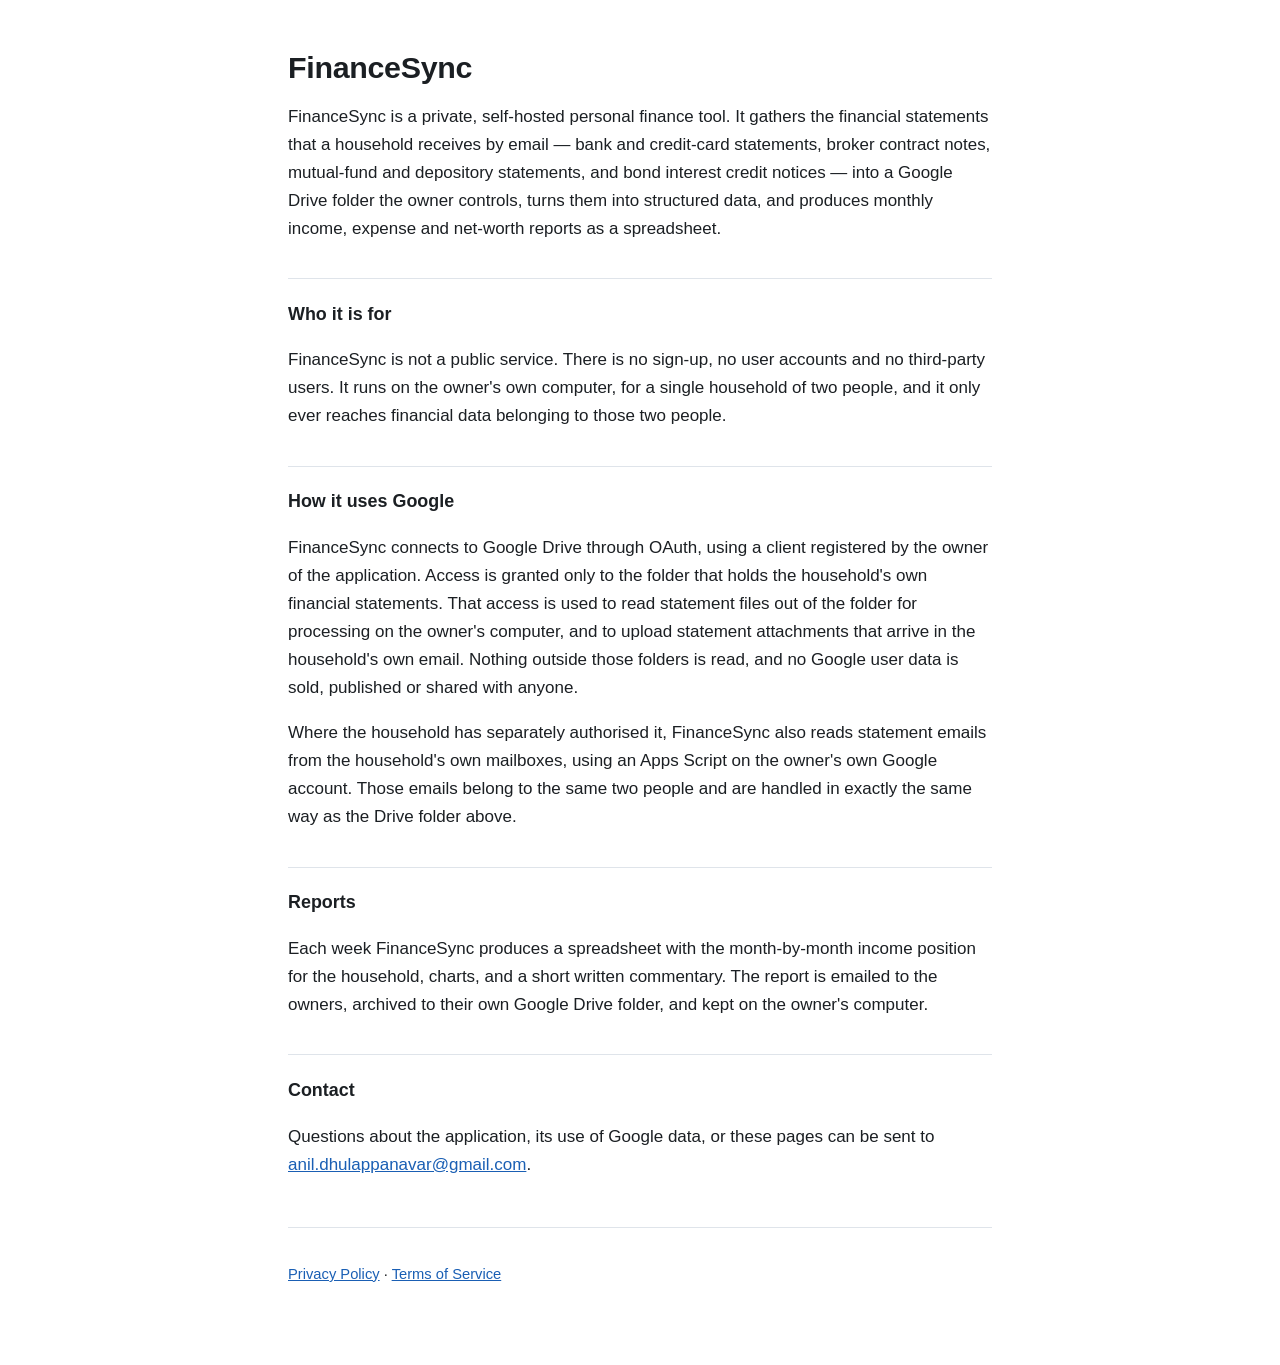
<file: index.html>
<!DOCTYPE html>
<html lang="en">
<head>
  <meta charset="utf-8">
  <meta name="viewport" content="width=device-width, initial-scale=1">
  <title>FinanceSync</title>
  <link rel="stylesheet" href="style.css">
</head>
<body>
  <main>
    <h1>FinanceSync</h1>
    <p class="lede">
      FinanceSync is a private, self-hosted personal finance tool. It gathers the financial
      statements that a household receives by email &mdash; bank and credit-card statements,
      broker contract notes, mutual-fund and depository statements, and bond interest credit
      notices &mdash; into a Google Drive folder the owner controls, turns them into structured
      data, and produces monthly income, expense and net-worth reports as a spreadsheet.
    </p>

    <h2>Who it is for</h2>
    <p>
      FinanceSync is not a public service. There is no sign-up, no user accounts and no third-party
      users. It runs on the owner's own computer, for a single household of two people, and it only
      ever reaches financial data belonging to those two people.
    </p>

    <h2>How it uses Google</h2>
    <p>
      FinanceSync connects to Google Drive through OAuth, using a client registered by the owner of
      the application. Access is granted only to the folder that holds the household's own financial
      statements. That access is used to read statement files out of the folder for processing on the
      owner's computer, and to upload statement attachments that arrive in the household's own email.
      Nothing outside those folders is read, and no Google user data is sold, published or shared with
      anyone.
    </p>
    <p>
      Where the household has separately authorised it, FinanceSync also reads statement emails from
      the household's own mailboxes, using an Apps Script on the owner's own Google account. Those
      emails belong to the same two people and are handled in exactly the same way as the Drive
      folder above.
    </p>

    <h2>Reports</h2>
    <p>
      Each week FinanceSync produces a spreadsheet with the month-by-month income position for the
      household, charts, and a short written commentary. The report is emailed to the owners, archived
      to their own Google Drive folder, and kept on the owner's computer.
    </p>

    <h2>Contact</h2>
    <p>
      Questions about the application, its use of Google data, or these pages can be sent to
      <a href="mailto:anil.dhulappanavar@gmail.com">anil.dhulappanavar@gmail.com</a>.
    </p>

    <footer>
      <p>
        <a href="privacy.html">Privacy Policy</a> &middot;
        <a href="terms.html">Terms of Service</a>
      </p>
    </footer>
  </main>
</body>
</html>
</file>
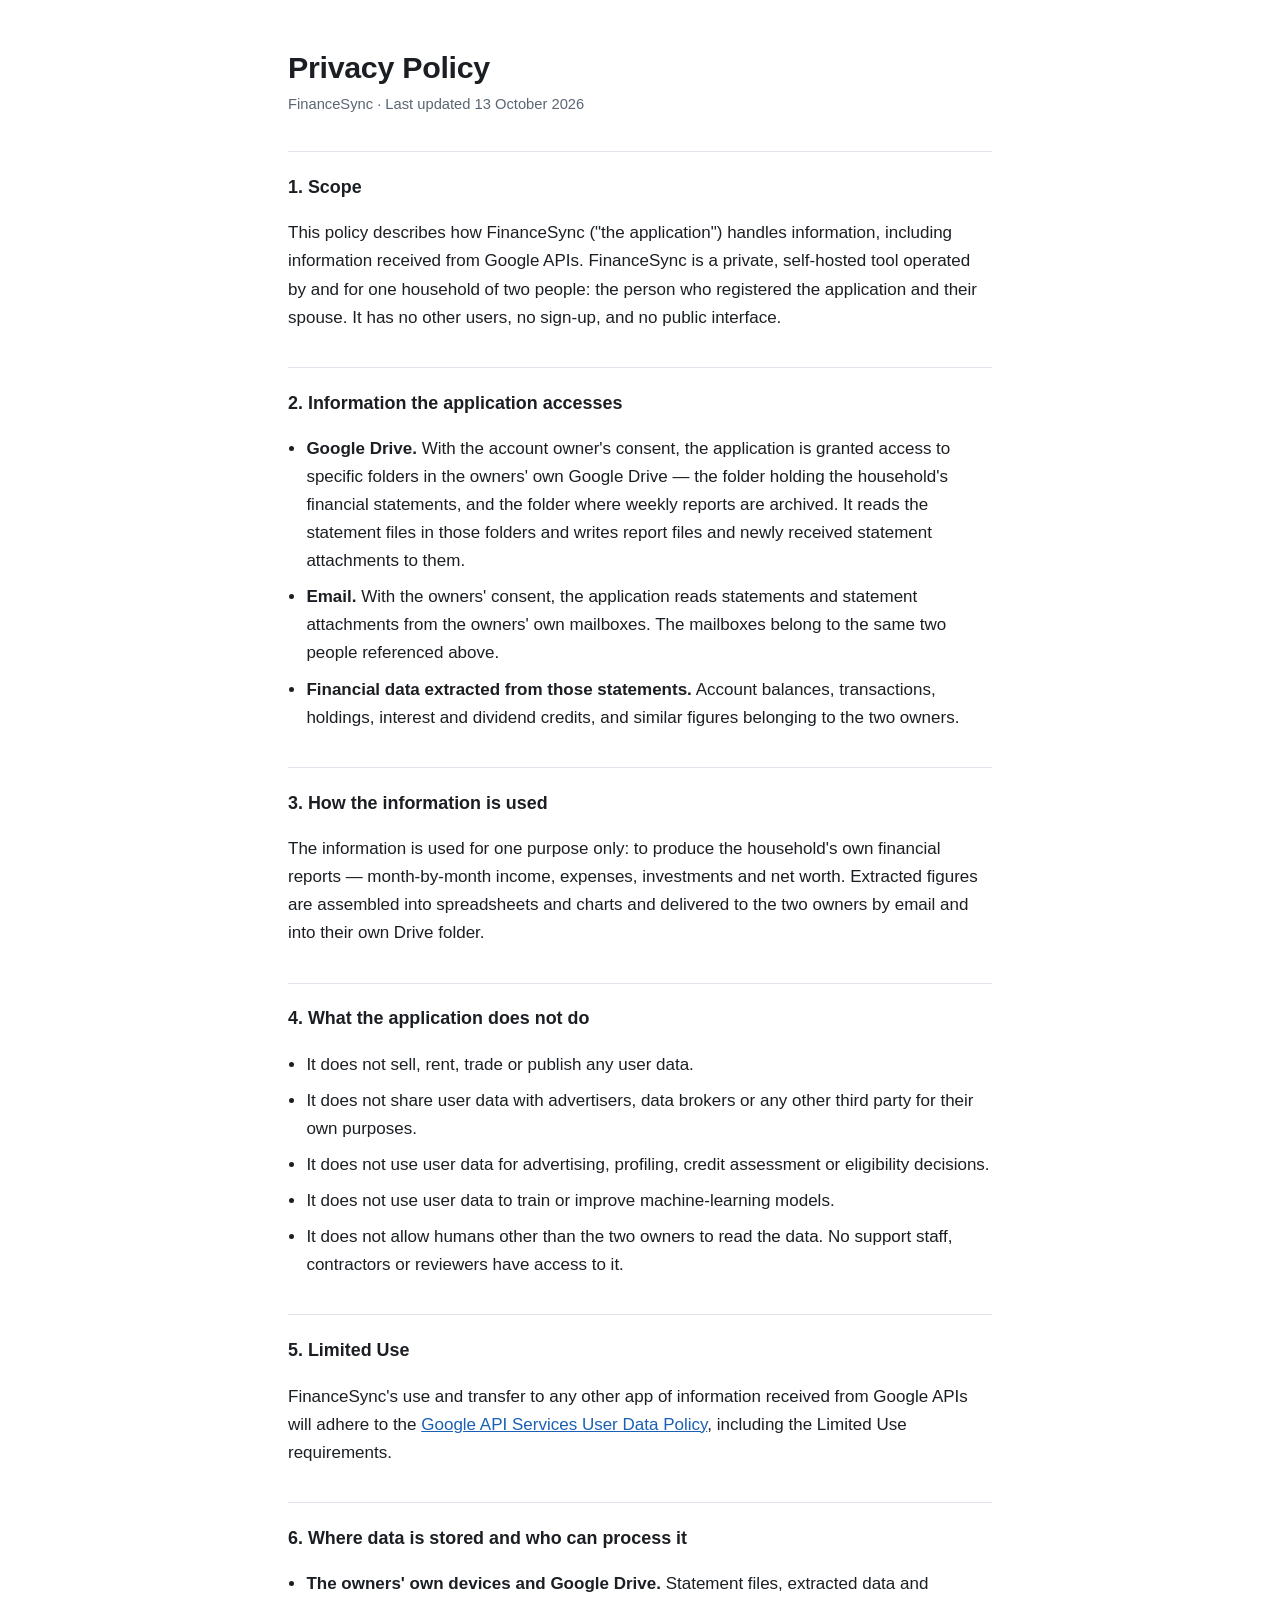
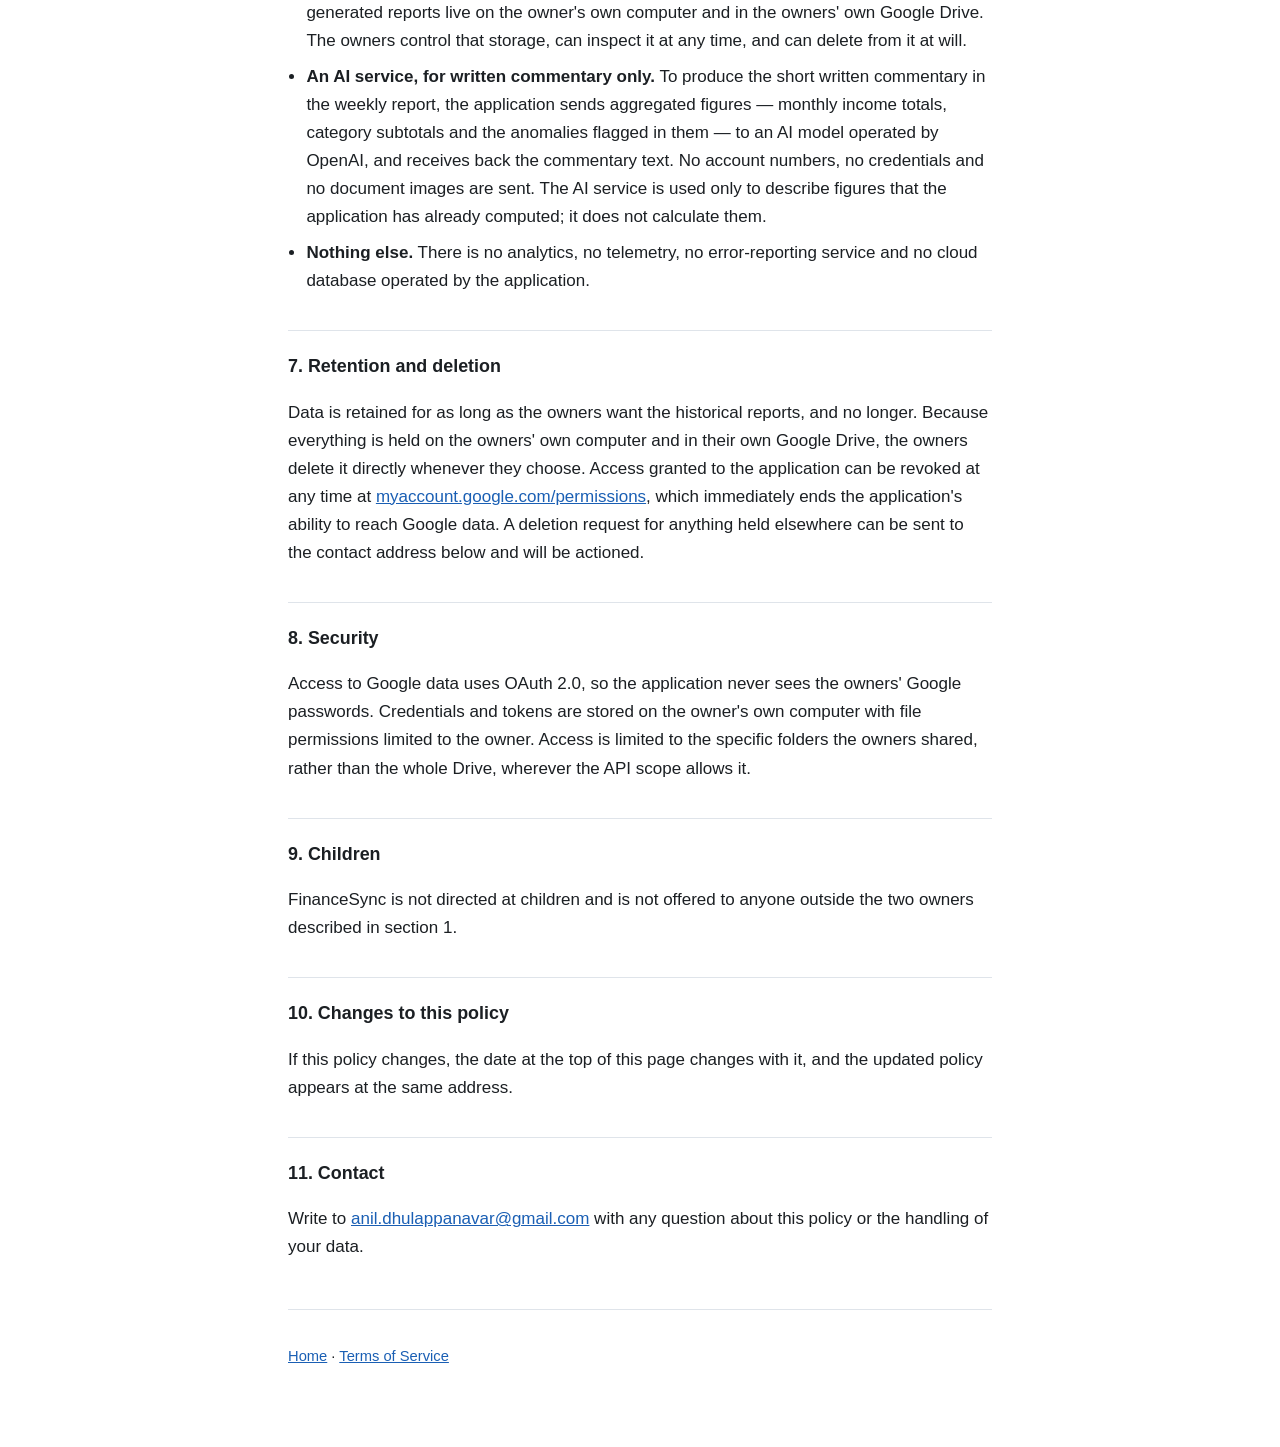
<file: privacy.html>
<!DOCTYPE html>
<html lang="en">
<head>
  <meta charset="utf-8">
  <meta name="viewport" content="width=device-width, initial-scale=1">
  <title>Privacy Policy &mdash; FinanceSync</title>
  <link rel="stylesheet" href="style.css">
</head>
<body>
  <main>
    <h1>Privacy Policy</h1>
    <p class="meta">FinanceSync &middot; Last updated 13 October 2026</p>

    <h2>1. Scope</h2>
    <p>
      This policy describes how FinanceSync ("the application") handles information, including
      information received from Google APIs. FinanceSync is a private, self-hosted tool operated by
      and for one household of two people: the person who registered the application and their
      spouse. It has no other users, no sign-up, and no public interface.
    </p>

    <h2>2. Information the application accesses</h2>
    <ul>
      <li>
        <strong>Google Drive.</strong> With the account owner's consent, the application is granted
        access to specific folders in the owners' own Google Drive &mdash; the folder holding the
        household's financial statements, and the folder where weekly reports are archived. It reads
        the statement files in those folders and writes report files and newly received statement
        attachments to them.
      </li>
      <li>
        <strong>Email.</strong> With the owners' consent, the application reads statements and
        statement attachments from the owners' own mailboxes. The mailboxes belong to the same two
        people referenced above.
      </li>
      <li>
        <strong>Financial data extracted from those statements.</strong> Account balances,
        transactions, holdings, interest and dividend credits, and similar figures belonging to the
        two owners.
      </li>
    </ul>

    <h2>3. How the information is used</h2>
    <p>
      The information is used for one purpose only: to produce the household's own financial reports
      &mdash; month-by-month income, expenses, investments and net worth. Extracted figures are
      assembled into spreadsheets and charts and delivered to the two owners by email and into their
      own Drive folder.
    </p>

    <h2>4. What the application does not do</h2>
    <ul>
      <li>It does not sell, rent, trade or publish any user data.</li>
      <li>It does not share user data with advertisers, data brokers or any other third party for
          their own purposes.</li>
      <li>It does not use user data for advertising, profiling, credit assessment or eligibility
          decisions.</li>
      <li>It does not use user data to train or improve machine-learning models.</li>
      <li>It does not allow humans other than the two owners to read the data. No support staff,
          contractors or reviewers have access to it.</li>
    </ul>

    <h2>5. Limited Use</h2>
    <p>
      FinanceSync's use and transfer to any other app of information received from Google APIs will
      adhere to the <a href="https://developers.google.com/terms/api-services-user-data-policy">Google
      API Services User Data Policy</a>, including the Limited Use requirements.
    </p>

    <h2>6. Where data is stored and who can process it</h2>
    <ul>
      <li>
        <strong>The owners' own devices and Google Drive.</strong> Statement files, extracted data and
        generated reports live on the owner's own computer and in the owners' own Google Drive. The
        owners control that storage, can inspect it at any time, and can delete from it at will.
      </li>
      <li>
        <strong>An AI service, for written commentary only.</strong> To produce the short written
        commentary in the weekly report, the application sends aggregated figures &mdash; monthly
        income totals, category subtotals and the anomalies flagged in them &mdash; to an AI model
        operated by OpenAI, and receives back the commentary text. No account numbers, no credentials
        and no document images are sent. The AI service is used only to describe figures that the
        application has already computed; it does not calculate them.
      </li>
      <li>
        <strong>Nothing else.</strong> There is no analytics, no telemetry, no error-reporting service
        and no cloud database operated by the application.
      </li>
    </ul>

    <h2>7. Retention and deletion</h2>
    <p>
      Data is retained for as long as the owners want the historical reports, and no longer. Because
      everything is held on the owners' own computer and in their own Google Drive, the owners delete
      it directly whenever they choose. Access granted to the application can be revoked at any time
      at
      <a href="https://myaccount.google.com/permissions">myaccount.google.com/permissions</a>,
      which immediately ends the application's ability to reach Google data. A deletion request for
      anything held elsewhere can be sent to the contact address below and will be actioned.
    </p>

    <h2>8. Security</h2>
    <p>
      Access to Google data uses OAuth 2.0, so the application never sees the owners' Google
      passwords. Credentials and tokens are stored on the owner's own computer with file permissions
      limited to the owner. Access is limited to the specific folders the owners shared, rather than
      the whole Drive, wherever the API scope allows it.
    </p>

    <h2>9. Children</h2>
    <p>
      FinanceSync is not directed at children and is not offered to anyone outside the two owners
      described in section 1.
    </p>

    <h2>10. Changes to this policy</h2>
    <p>
      If this policy changes, the date at the top of this page changes with it, and the updated
      policy appears at the same address.
    </p>

    <h2>11. Contact</h2>
    <p>
      Write to
      <a href="mailto:anil.dhulappanavar@gmail.com">anil.dhulappanavar@gmail.com</a>
      with any question about this policy or the handling of your data.
    </p>

    <footer>
      <p>
        <a href="index.html">Home</a> &middot;
        <a href="terms.html">Terms of Service</a>
      </p>
    </footer>
  </main>
</body>
</html>
</file>
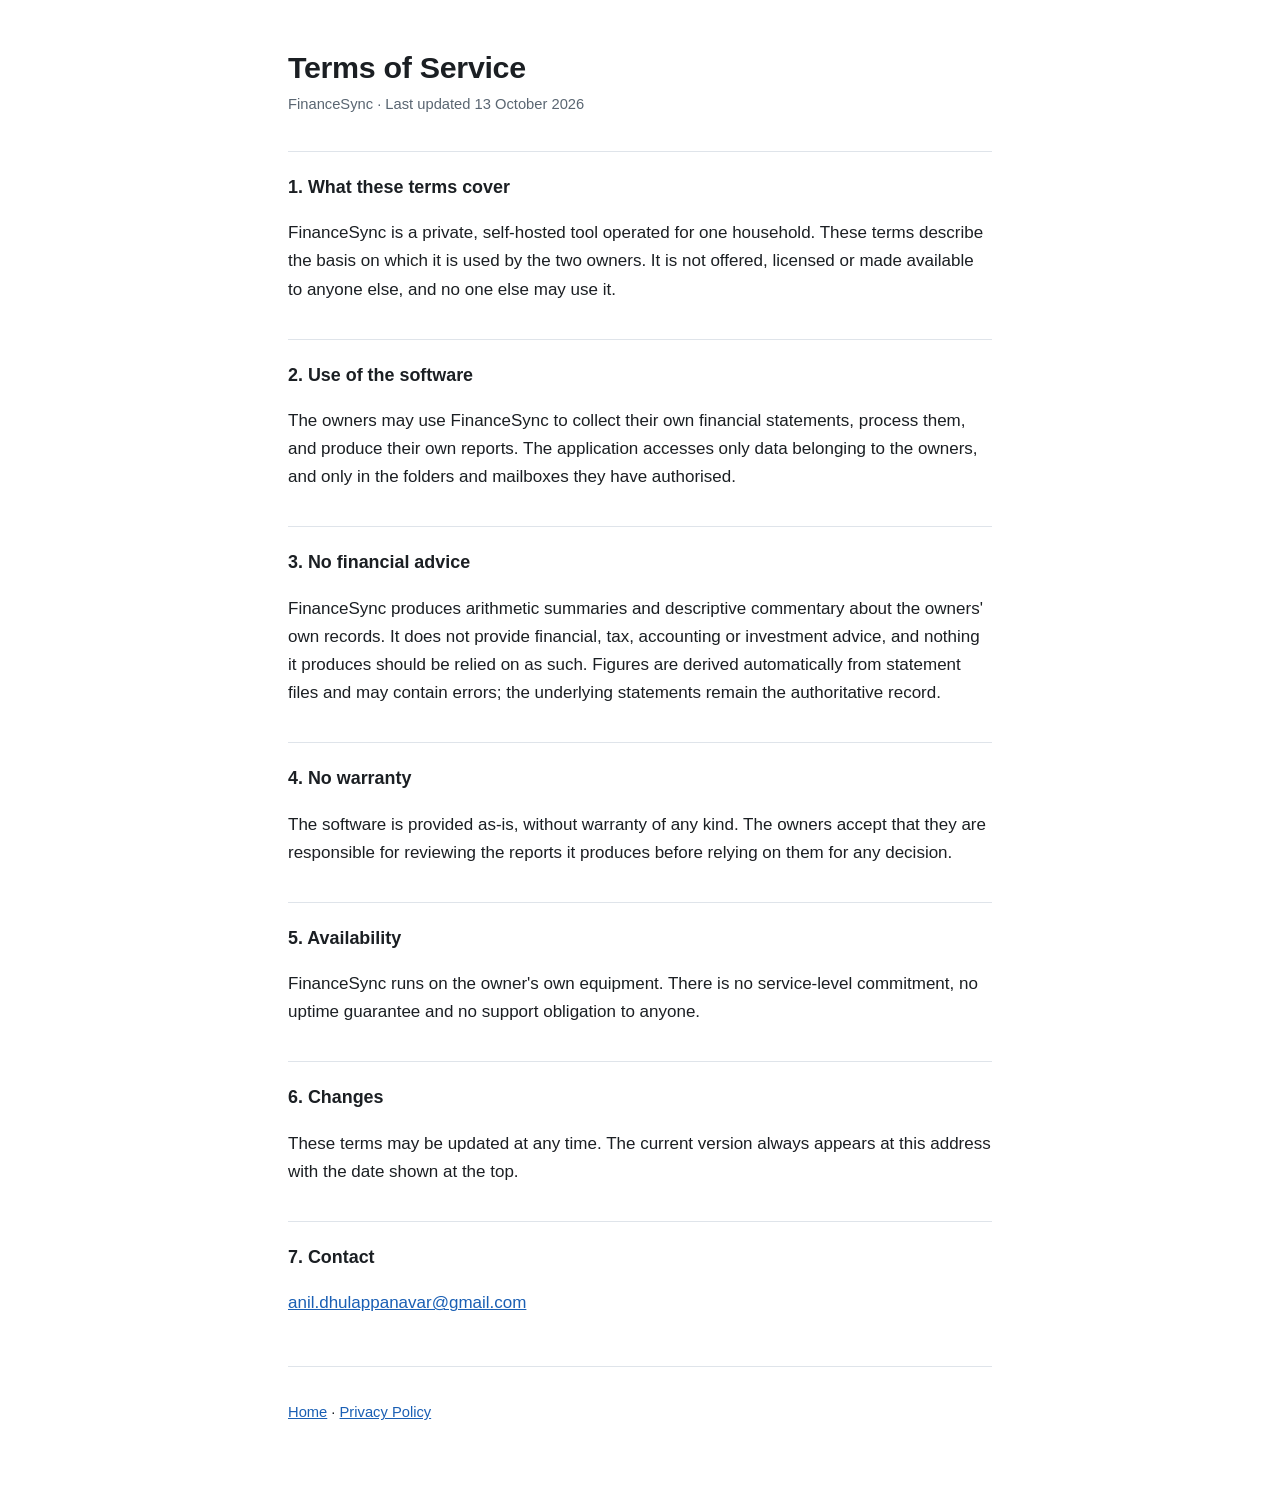
<file: terms.html>
<!DOCTYPE html>
<html lang="en">
<head>
  <meta charset="utf-8">
  <meta name="viewport" content="width=device-width, initial-scale=1">
  <title>Terms of Service &mdash; FinanceSync</title>
  <link rel="stylesheet" href="style.css">
</head>
<body>
  <main>
    <h1>Terms of Service</h1>
    <p class="meta">FinanceSync &middot; Last updated 13 October 2026</p>

    <h2>1. What these terms cover</h2>
    <p>
      FinanceSync is a private, self-hosted tool operated for one household. These terms describe the
      basis on which it is used by the two owners. It is not offered, licensed or made available to
      anyone else, and no one else may use it.
    </p>

    <h2>2. Use of the software</h2>
    <p>
      The owners may use FinanceSync to collect their own financial statements, process them, and
      produce their own reports. The application accesses only data belonging to the owners, and only
      in the folders and mailboxes they have authorised.
    </p>

    <h2>3. No financial advice</h2>
    <p>
      FinanceSync produces arithmetic summaries and descriptive commentary about the owners' own
      records. It does not provide financial, tax, accounting or investment advice, and nothing it
      produces should be relied on as such. Figures are derived automatically from statement files and
      may contain errors; the underlying statements remain the authoritative record.
    </p>

    <h2>4. No warranty</h2>
    <p>
      The software is provided as-is, without warranty of any kind. The owners accept that they are
      responsible for reviewing the reports it produces before relying on them for any decision.
    </p>

    <h2>5. Availability</h2>
    <p>
      FinanceSync runs on the owner's own equipment. There is no service-level commitment, no uptime
      guarantee and no support obligation to anyone.
    </p>

    <h2>6. Changes</h2>
    <p>
      These terms may be updated at any time. The current version always appears at this address with
      the date shown at the top.
    </p>

    <h2>7. Contact</h2>
    <p>
      <a href="mailto:anil.dhulappanavar@gmail.com">anil.dhulappanavar@gmail.com</a>
    </p>

    <footer>
      <p>
        <a href="index.html">Home</a> &middot;
        <a href="privacy.html">Privacy Policy</a>
      </p>
    </footer>
  </main>
</body>
</html>
</file>
<file: style.css>
:root {
  color-scheme: light dark;
  --ink: #1b1f23;
  --muted: #5a6672;
  --rule: #dfe4ea;
  --bg: #ffffff;
  --link: #1a5fb4;
}

@media (prefers-color-scheme: dark) {
  :root {
    --ink: #e6e9ed;
    --muted: #9aa5b1;
    --rule: #2b3239;
    --bg: #16191d;
    --link: #7cb0f0;
  }
}

* { box-sizing: border-box; }

body {
  margin: 0;
  padding: 3rem 1.25rem 4rem;
  background: var(--bg);
  color: var(--ink);
  font: 17px/1.65 -apple-system, BlinkMacSystemFont, "Segoe UI", Roboto, Helvetica, Arial, sans-serif;
}

main {
  max-width: 44rem;
  margin: 0 auto;
}

h1 {
  font-size: 1.9rem;
  line-height: 1.25;
  margin: 0 0 0.35rem;
  letter-spacing: -0.01em;
}

h2 {
  font-size: 1.12rem;
  margin: 2.2rem 0 0.6rem;
  padding-top: 1.3rem;
  border-top: 1px solid var(--rule);
}

.lede {
  font-size: 1.06rem;
  color: var(--ink);
}

.meta {
  color: var(--muted);
  font-size: 0.92rem;
  margin-top: 0;
}

p, li { color: var(--ink); }

ul { padding-left: 1.15rem; }

li { margin-bottom: 0.5rem; }

a { color: var(--link); }

footer {
  margin-top: 3rem;
  padding-top: 1.2rem;
  border-top: 1px solid var(--rule);
  color: var(--muted);
  font-size: 0.92rem;
}
</file>
